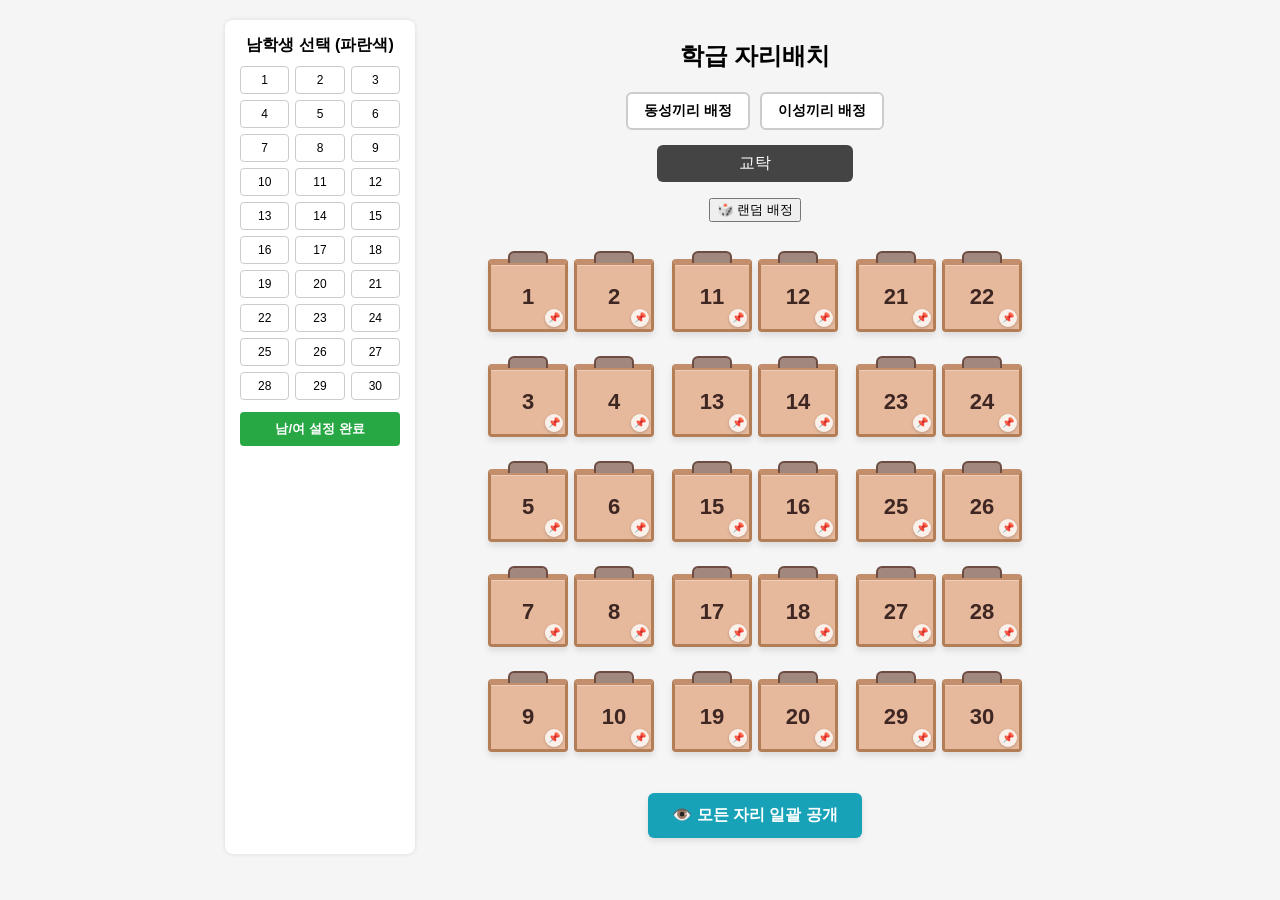
<file: index.html>
<!doctype html>
<html lang="ko">
<head>
    <meta charset="utf-8">
    <meta name="viewport" content="width=device-width, initial-scale=1">
    <title>자리배치</title>
    <link rel="stylesheet" href="style.css">
</head>
<body>

    <!-- 왼쪽 성별 설정 사이드바 -->
    <div id="sidebar">
        <h3>남학생 선택 (파란색)</h3>
        <div id="gender-grid"></div>
        <button id="gender-btn">남/여 설정 완료</button>
    </div>

    <!-- 오른쪽 메인 화면 -->
    <div id="main-content">
        <h2>학급 자리배치</h2>
        
        <!-- 배정 옵션 버튼 -->
        <div id="option-container">
            <button id="opt-same" class="opt-btn">동성끼리 배정</button>
            <button id="opt-diff" class="opt-btn">이성끼리 배정</button>
        </div>

        <div id="t">교탁</div>
        <p><button id="r">🎲 랜덤 배정</button></p>
        <div id="room"></div>
        
        <!-- 하단 일괄공개 버튼 추가 -->
        <p><button id="reveal-all-btn">👁️ 모든 자리 일괄 공개</button></p>
    </div>

    <script src="script.js"></script>
</body>
</html>
</file>
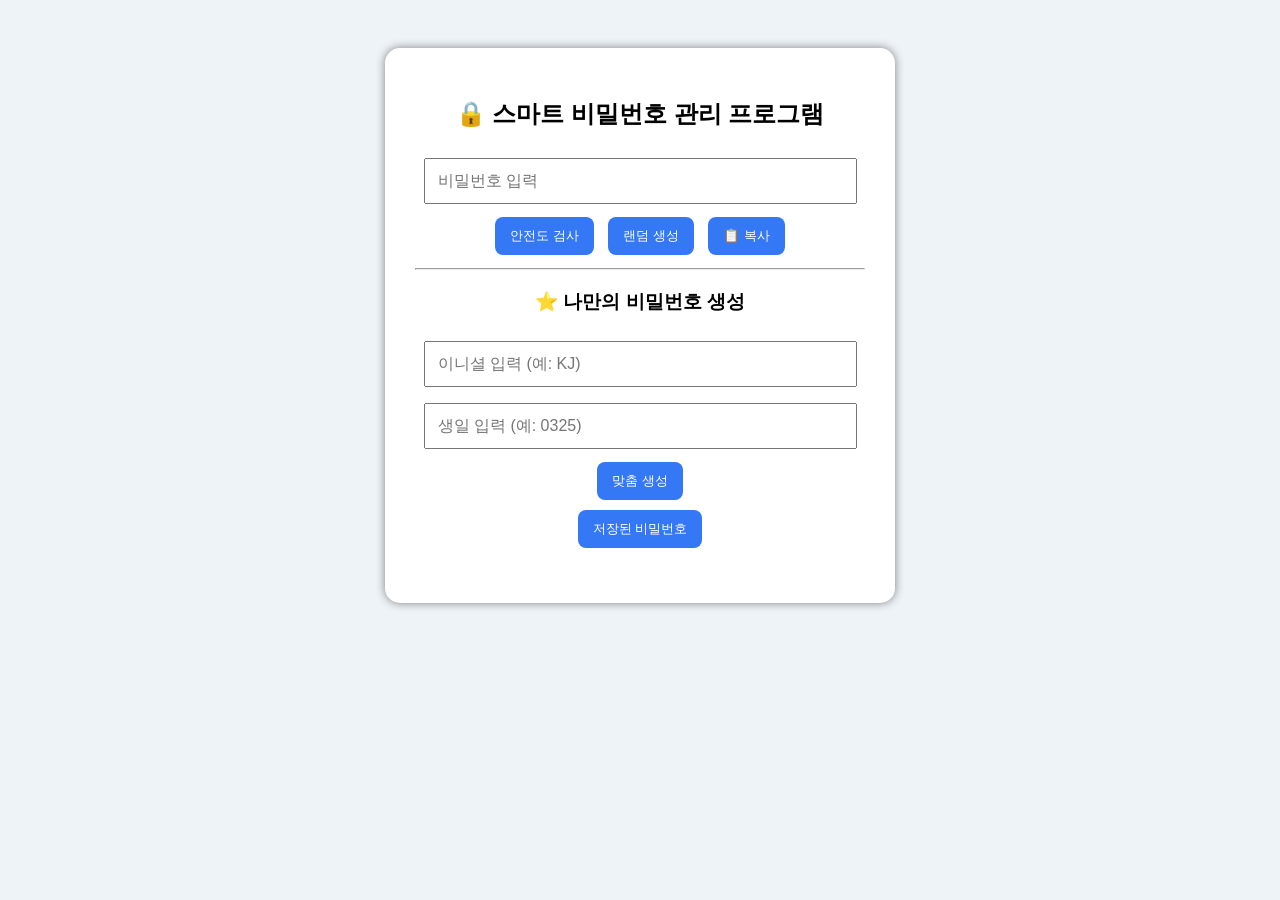
<file: (2조)비번 안전도 검사 사이트.html>
<!DOCTYPE html>
<html lang="ko">
<head>
<meta charset="UTF-8">
<title>스마트 비밀번호 관리 프로그램</title>

<style>

body{
    font-family:Arial;
    background:#eef3f8;
    text-align:center;
    padding:40px;
}

.box{
    background:white;
    width:450px;
    margin:auto;
    padding:30px;
    border-radius:15px;
    box-shadow:0 0 10px gray;
}

input{
    width:90%;
    padding:12px;
    margin:8px;
    font-size:16px;
}

button{
    padding:10px 15px;
    margin:5px;
    border:0;
    border-radius:8px;
    background:#3478f6;
    color:white;
    cursor:pointer;
}

button:hover{
    background:#245dcc;
}

.save{
    background:#28a745;
}

.delete{
    background:#dc3545;
}

#result{
    margin-top:20px;
    font-weight:bold;
}

#savedBox{
    margin-top:20px;
    background:#f2f2f2;
    padding:15px;
    border-radius:10px;
}

.passwordItem{
    background:white;
    padding:10px;
    margin:8px;
    border-radius:8px;
}

</style>

</head>


<body>


<div class="box">


<h2>🔒 스마트 비밀번호 관리 프로그램</h2>


<input id="password"
type="password"
placeholder="비밀번호 입력">


<br>


<button onclick="checkPassword()">
안전도 검사
</button>


<button onclick="makePassword()">
랜덤 생성
</button>


<button onclick="copyPassword()">
📋 복사
</button>


<hr>


<h3>⭐ 나만의 비밀번호 생성</h3>


<input id="initial"
placeholder="이니셜 입력 (예: KJ)">


<input id="birth"
placeholder="생일 입력 (예: 0325)">


<button onclick="makeMyPassword()">
맞춤 생성
</button>


<br>


<button id="saveBtn"
class="save"
onclick="savePassword()"
style="display:none">

비밀번호 저장

</button>


<button onclick="showSaved()">
저장된 비밀번호
</button>



<div id="result"></div>



<div id="savedBox" style="display:none">

<h3>📁 저장 목록</h3>

<div id="savedList"></div>

<div id="view"></div>

</div>


</div>




<script>


let score=0;

let lastPassword="";

let savedPasswords=[];



// 안전도 검사

function checkPassword(){


let pw =
document.getElementById("password").value;


lastPassword=pw;

score=0;

let warning="";



if(pw.length>=8)
score+=25;


if(/[A-Z]/.test(pw))
score+=25;


if(/[0-9]/.test(pw))
score+=25;


if(/[!@#$%^&*]/.test(pw))
score+=25;



let easy=[
"123456",
"12345678",
"password",
"qwerty",
"abc123",
"111111"
];


if(easy.includes(pw.toLowerCase())){

warning+="⚠️ 흔한 비밀번호입니다.<br>";

score-=30;

}



if(/(.)\1{3,}/.test(pw)){

warning+="⚠️ 같은 문자가 반복됩니다.<br>";

score-=20;

}



if(pw.includes("1234")
|| pw.includes("abcd")){

warning+="⚠️ 예측하기 쉬운 순서입니다.<br>";

score-=20;

}



if(score<0)
score=0;



let result=
document.getElementById("result");


result.innerHTML=
"🔍 안전도 : "+score+"점<br><br>"+
warning;



if(score>=50){

result.innerHTML+="✅ 저장 가능한 비밀번호";

result.style.color="green";

document.getElementById("saveBtn")
.style.display="inline-block";

}

else{

result.innerHTML+="❌ 저장 불가능한 비밀번호";

result.style.color="red";

document.getElementById("saveBtn")
.style.display="none";

}


}



// 기억하기 쉬운 랜덤 생성

function makePassword(){


let words=[
"Apple",
"Blue",
"Star",
"Moon",
"Tree"
];


let word=
words[Math.floor(Math.random()*words.length)];


let num=
Math.floor(100+Math.random()*900);


let symbol=[
"!",
"@",
"#"
];


let s=
symbol[Math.floor(Math.random()*symbol.length)];


let pw=
word+num+s;



document.getElementById("password")
.value=pw;



document.getElementById("result")
.innerHTML=
"🎲 추천 비밀번호<br><br><b>"
+pw+
"</b><br>안전도 검사를 눌러주세요.";

}



// 이니셜+생일 생성

function makeMyPassword(){


let initial=
document.getElementById("initial").value;


let birth=
document.getElementById("birth").value;



if(initial=="" || birth==""){

alert("이니셜과 생일을 입력하세요.");

return;

}



let pw=
initial.toUpperCase()
+
birth
+
"!"
+
"a";



document.getElementById("password")
.value=pw;



document.getElementById("result")
.innerHTML=
"⭐ 맞춤형 비밀번호<br><br><b>"
+pw+
"</b><br>안전도 검사를 눌러주세요.";

}




// 복사

function copyPassword(){


let pw=
document.getElementById("password").value;


navigator.clipboard.writeText(pw);


alert("복사 완료!");

}



// 저장

function savePassword(){


savedPasswords.push(lastPassword);


alert("저장 완료!");

}




// 저장 목록 보기

function showSaved(){


document.getElementById("savedBox")
.style.display="block";


let html="";


savedPasswords.forEach(function(pw,index){


html+=

"<div class='passwordItem'>"+
"🔑 비밀번호 "+(index+1)+"<br>"+
"<button onclick='viewPassword("+index+")'>보기</button>"+
"<button class='delete' onclick='deletePassword("+index+")'>삭제</button>"+
"</div>";


});



if(html=="")
html="저장된 비밀번호 없음";


document.getElementById("savedList")
.innerHTML=html;


}



// 보기

function viewPassword(index){


document.getElementById("view")
.innerHTML=

"🔓 비밀번호<br><b>"
+
savedPasswords[index]
+
"</b>";

}



// 삭제

function deletePassword(index){

savedPasswords.splice(index,1);

showSaved();

}


</script>


</body>
</html>
</file>
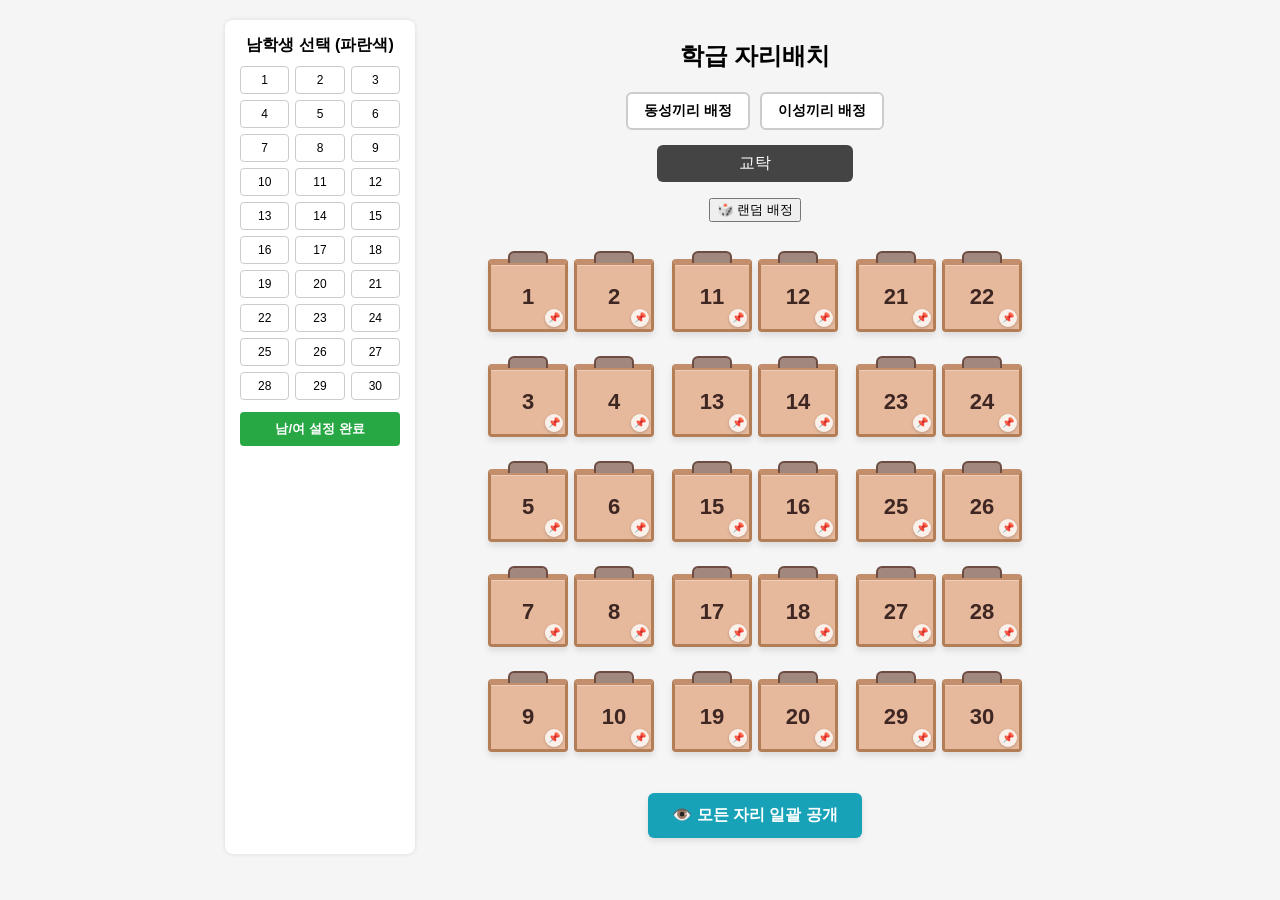
<file: (5조)자리 뽑기 사이트.html>
<!doctype html>
<html lang="ko">
<head>
    <meta charset="utf-8">
    <meta name="viewport" content="width=device-width, initial-scale=1">
    <title>자리배치</title>
    <style>
        body {
    font-family: Arial, sans-serif;
    margin: 20px;
    background: #f5f5f5;
    text-align: center;
    display: flex;
    justify-content: center;
    gap: 40px;
}

#sidebar {
    width: 160px;
    background: #fff;
    padding: 15px;
    border-radius: 8px;
    box-shadow: 0 0 5px rgba(0,0,0,0.1);
    text-align: left;
}

#sidebar h3 {
    margin: 0 0 10px 0;
    font-size: 16px;
    text-align: center;
}

#gender-grid {
    display: grid;
    grid-template-columns: repeat(3, 1fr);
    gap: 6px;
    margin-bottom: 12px;
}

.gender-box {
    border: 1px solid #ccc;
    border-radius: 4px;
    padding: 6px 0;
    text-align: center;
    font-size: 12px;
    cursor: pointer;
    background: #fff;
    user-select: none;
}

.gender-box.male {
    background: #007bff;
    color: #fff;
    border-color: #0056b3;
}

#gender-btn {
    width: 100%;
    padding: 8px;
    font-weight: bold;
    background: #28a745;
    color: white;
    border: none;
    border-radius: 4px;
    cursor: pointer;
}

#main-content {
    flex-grow: 1;
    max-width: 600px;
}

#option-container {
    margin-bottom: 15px;
    display: flex;
    justify-content: center;
    gap: 10px;
}

.opt-btn {
    padding: 8px 16px;
    font-size: 14px;
    font-weight: bold;
    background: #fff;
    border: 2px solid #ccc;
    border-radius: 6px;
    cursor: pointer;
    transition: all 0.2s;
}

.opt-btn.active {
    background: #28a745;
    color: #fff;
    border-color: #1e7e34;
}

#t {
    margin: auto;
    width: 180px;
    background: #444;
    color: #fff;
    padding: 8px;
    border-radius: 6px;
}

#room {
    display: grid;
    grid-template-columns: repeat(3, max-content);
    gap: 18px;
    justify-content: center;
    margin-top: 25px; /* 의자가 올라갈 공간 확보 */
}

.col {
    display: grid;
    gap: 20px; /* 행간 간격을 살짝 넓혀 의자 공간 배정 */
}

.pair {
    display: flex;
    gap: 6px;
}

/* 🪑 책상 모양으로 디자인 수정 */
.seat {
    width: 74px;
    height: 64px; /* 높이를 살짝 줄여 직사각형 책상 비율로 변경 */
    background: #e6b89c; /* 따뜻한 원목 책상 색상 */
    border: 3px solid #b37d56; /* 책상 테두리 마감선 */
    border-top: 6px solid #c28e6b; /* 책상 상판의 입체감을 주는 두꺼운 윗선 */
    border-radius: 4px;
    position: relative;
    display: flex;
    align-items: center;
    justify-content: center;
    font: bold 22px Arial;
    color: #3e2723; /* 가독성 좋은 짙은 갈색 글씨 */
    box-shadow: 0 4px 6px rgba(0,0,0,0.1), inset 0 1px 0 rgba(255,255,255,0.3);
    cursor: move;
    margin-top: 12px; /* 가상 의자가 들어갈 위쪽 여백 */
}

/* 🪑 책상 위에 붙어있는 의자 등받이 효과 */
.seat::before {
    content: "";
    position: absolute;
    top: -14px; /* 책상 위쪽으로 배치 */
    left: 50%;
    transform: translateX(-50%);
    width: 36px;
    height: 10px;
    background: #a1887f; /* 의자 등받이 색상 */
    border: 2px solid #6d4c41;
    border-bottom: none;
    border-top-left-radius: 6px;
    border-top-right-radius: 6px;
}

/* 고정된 책상 스타일 */
.seat.fixed {
    background: #ff8a80; /* 부드러운 다홍빛 톤의 고정 책상 */
    color: #fff;
    border-color: #d32f2f;
    border-top-color: #ffb2a9;
}
.seat.fixed::before {
    background: #d32f2f;
    border-color: #9a0007;
}

.pin {
    position: absolute;
    right: 2px;
    bottom: 2px;
    border: none;
    border-radius: 50%;
    width: 18px;
    height: 18px;
    font-size: 10px;
    cursor: pointer;
    z-index: 10;
    background: rgba(255,255,255,0.8);
    display: flex;
    align-items: center;
    justify-content: center;
    box-shadow: 0 1px 3px rgba(0,0,0,0.2);
}

/* 검은색 가림막 스타일 */
.blind {
    position: absolute;
    top: -6px; /* 두꺼워진 border-top까지 완벽히 가리도록 조정 */
    left: -3px;
    width: calc(100% + 6px);
    height: calc(100% + 9px);
    background: #2b2b2b; /* 고급스러운 다크 그레이 가림막 */
    border: 2px solid #111;
    border-radius: 6px;
    cursor: pointer;
    display: flex;
    align-items: center;
    justify-content: center;
    color: #bbb;
    font-size: 20px;
    z-index: 5;
    box-shadow: 0 3px 5px rgba(0,0,0,0.3);
}

.blind:hover {
    background: #3a3a3a;
    color: #fff;
}

/* 하단 일괄공개 버튼 스타일 */
#reveal-all-btn {
    margin-top: 25px;
    padding: 12px 24px;
    font-size: 16px;
    font-weight: bold;
    background: #17a2b8;
    color: white;
    border: none;
    border-radius: 6px;
    cursor: pointer;
    box-shadow: 0 3px 6px rgba(0,0,0,0.1);
    transition: background 0.2s;
}

#reveal-all-btn:hover {
    background: #138496;
}
    </style>
</head>
<body>

    <!-- 왼쪽 성별 설정 사이드바 -->
    <div id="sidebar">
        <h3>남학생 선택 (파란색)</h3>
        <div id="gender-grid"></div>
        <button id="gender-btn">남/여 설정 완료</button>
    </div>

    <!-- 오른쪽 메인 화면 -->
    <div id="main-content">
        <h2>학급 자리배치</h2>
        
        <!-- 배정 옵션 버튼 -->
        <div id="option-container">
            <button id="opt-same" class="opt-btn">동성끼리 배정</button>
            <button id="opt-diff" class="opt-btn">이성끼리 배정</button>
        </div>

        <div id="t">교탁</div>
        <p><button id="r">🎲 랜덤 배정</button></p>
        <div id="room"></div>
        
        <!-- 하단 일괄공개 버튼 추가 -->
        <p><button id="reveal-all-btn">👁️ 모든 자리 일괄 공개</button></p>
    </div>

    <script>
            const N = 30;
const room = document.getElementById('room');
const genderGrid = document.getElementById('gender-grid');

// state 구조에 각 자리가 공개되었는지 여부를 추적하는 revealed 배열 추가
let state = JSON.parse(localStorage.getItem('seatapp') || 'null') || {
  students: Array.from({ length: N }, (_, i) => i + 1),
  fixed: Array(N).fill(false),
  males: [],
  matchMode: 'none',
  revealed: Array(N).fill(true) // 기본 상태는 모두 공개
};

let selectedMales = [...state.males];

function save() { 
    localStorage.setItem('seatapp', JSON.stringify(state)); 
}

function sh(a) { 
    for (let i = a.length - 1; i > 0; i--) { 
        let j = Math.floor(Math.random() * (i + 1)); 
        [a[i], a[j]] = [a[j], a[i]]; 
    } 
}

// 사이드바 박스 그리기
function drawSidebar() {
  genderGrid.innerHTML = '';
  for (let i = 1; i <= N; i++) {
    let box = document.createElement('div');
    box.className = 'gender-box' + (selectedMales.includes(i) ? ' male' : '');
    box.textContent = i;
    box.onclick = () => {
      if (selectedMales.includes(i)) {
        selectedMales = selectedMales.filter(x => x !== i);
      } else {
        selectedMales.push(i);
      }
      drawSidebar();
    };
    genderGrid.appendChild(box);
  }
}

document.getElementById('gender-btn').onclick = () => {
  state.males = [...selectedMales];
  save();
  alert('성별 설정이 저장되었습니다.');
};

// 배정 옵션 버튼 이벤트 연결
const optSameBtn = document.getElementById('opt-same');
const optDiffBtn = document.getElementById('opt-diff');

function updateOptionUI() {
  optSameBtn.classList.remove('active');
  optDiffBtn.classList.remove('active');
  
  if (state.matchMode === 'same') optSameBtn.classList.add('active');
  if (state.matchMode === 'diff') optDiffBtn.classList.add('active');
}

optSameBtn.onclick = () => {
  state.matchMode = state.matchMode === 'same' ? 'none' : 'same';
  save();
  updateOptionUI();
};

optDiffBtn.onclick = () => {
  state.matchMode = state.matchMode === 'diff' ? 'none' : 'diff';
  save();
  updateOptionUI();
};

let drag = -1;
function draw() {
  room.innerHTML = '';
  let idx = 0;
  for (let c = 0; c < 3; c++) {
    let col = document.createElement('div');
    col.className = 'col';
    for (let r = 0; r < 5; r++) {
      let p = document.createElement('div');
      p.className = 'pair';
      for (let k = 0; k < 2; k++) {
        let i = idx, s = document.createElement('div');
        s.className = 'seat' + (state.fixed[i] ? ' fixed' : '');
        
        // 가림막이 쳐져 있지 않을 때만 드래그가 가능하도록 수정
        s.draggable = !state.fixed[i] && (state.revealed ? state.revealed[i] : true);
        s.dataset.i = i;
        
        // 내부 텍스트로 자리 번호 추가
        s.append(document.createTextNode(state.students[i]));
        
        // 가림막 생성 조건 처리 (고정되지 않았고 비공개 상태인 경우)
        if (!state.fixed[i] && state.revealed && !state.revealed[i]) {
            let blind = document.createElement('div');
            blind.className = 'blind';
            blind.textContent = '❓';
            blind.onclick = (e) => {
                e.stopPropagation(); // 부모(좌석) 클릭 전파 방지
                state.revealed[i] = true;
                save();
                draw();
            };
            s.appendChild(blind);
        }
        
        s.ondragstart = () => drag = i;
        s.ondragover = e => e.preventDefault();
        s.ondrop = e => {
          e.preventDefault();
          let to = i;
          if (drag < 0 || state.fixed[drag] || state.fixed[to]) return;
          [state.students[drag], state.students[to]] = [state.students[to], state.students[drag]];
          
          // 드래그 앤 드롭 시 공개 정보 배열도 연동하여 위치 변경
          if(state.revealed) {
            [state.revealed[drag], state.revealed[to]] = [state.revealed[to], state.revealed[drag]];
          }
          save();
          draw();
        };
        
        let b = document.createElement('button');
        b.className = 'pin';
        b.textContent = '📌';
        b.onclick = e => {
          e.stopPropagation();
          state.fixed[i] = !state.fixed[i];
          if(state.fixed[i] && state.revealed) state.revealed[i] = true; // 핀 고정 시 강제 즉시 공개
          save();
          draw();
        };
        s.appendChild(b);
        p.appendChild(s);
        idx++;
      }
      col.appendChild(p);
    }
    room.appendChild(col);
  }
}

// 랜덤 배정 로직 (남-여 매칭 적용)
document.getElementById('r').onclick = () => {
  let lockedStudents = [];
  for (let i = 0; i < N; i++) {
    if (state.fixed[i]) lockedStudents.push(state.students[i]);
  }
  let pool = state.students.filter(x => !lockedStudents.includes(x));

  let newStudents = [...state.students];

  if (state.matchMode === 'none') {
    sh(pool);
    let pi = 0;
    for (let i = 0; i < N; i++) {
      if (!state.fixed[i]) newStudents[i] = pool[pi++];
    }
  } else {
    let poolMales = pool.filter(x => state.males.includes(x));
    let poolFemales = pool.filter(x => !state.males.includes(x));
    sh(poolMales);
    sh(poolFemales);

    for (let pairIdx = 0; pairIdx < 15; pairIdx++) {
      let idx1 = pairIdx * 2;
      let idx2 = pairIdx * 2 + 1;
      let f1 = state.fixed[idx1];
      let f2 = state.fixed[idx2];

      if (!f1 && !f2) {
        if (state.matchMode === 'diff') {
          if (poolMales.length > 0 && poolFemales.length > 0) {
            let m = poolMales.pop(), f = poolFemales.pop();
            if (Math.random() < 0.5) { newStudents[idx1] = m; newStudents[idx2] = f; }
            else { newStudents[idx1] = f; newStudents[idx2] = m; }
          } else if (poolMales.length >= 2) {
            newStudents[idx1] = poolMales.pop(); newStudents[idx2] = poolMales.pop();
          } else if (poolFemales.length >= 2) {
            newStudents[idx1] = poolFemales.pop(); newStudents[idx2] = poolFemales.pop();
          } else {
            let rest = [...poolMales, ...poolFemales]; sh(rest);
            if(rest[0]) newStudents[idx1] = rest[0]; if(rest[1]) newStudents[idx2] = rest[1];
            poolMales = []; poolFemales = [];
          }
        } else if (state.matchMode === 'same') {
          if (poolMales.length >= 2) {
            newStudents[idx1] = poolMales.pop(); newStudents[idx2] = poolMales.pop();
          } else if (poolFemales.length >= 2) {
            newStudents[idx1] = poolFemales.pop(); newStudents[idx2] = poolFemales.pop();
          } else {
            let rest = [...poolMales, ...poolFemales]; sh(rest);
            if(rest[0]) newStudents[idx1] = rest[0]; if(rest[1]) newStudents[idx2] = rest[1];
            poolMales = []; poolFemales = [];
          }
        }
      }
      else if (!f1 || !f2) {
        let openIdx = !f1 ? idx1 : idx2;
        let fixedIdx = f1 ? idx1 : idx2;
        let isFixedMale = state.males.includes(state.students[fixedIdx]);

        if (state.matchMode === 'diff') {
          if (isFixedMale) {
            if (poolFemales.length > 0) newStudents[openIdx] = poolFemales.pop();
            else if (poolMales.length > 0) newStudents[openIdx] = poolMales.pop();
          } else {
            if (poolMales.length > 0) newStudents[openIdx] = poolMales.pop();
            else if (poolFemales.length > 0) newStudents[openIdx] = poolFemales.pop();
          }
        } else if (state.matchMode === 'same') {
          if (isFixedMale) {
            if (poolMales.length > 0) newStudents[openIdx] = poolMales.pop();
            else if (poolFemales.length > 0) newStudents[openIdx] = poolFemales.pop();
          } else {
            if (poolFemales.length > 0) newStudents[openIdx] = poolFemales.pop();
            else if (poolMales.length > 0) newStudents[openIdx] = poolMales.pop();
          }
        }
      }
    }
  }

  state.students = newStudents;
  
  // 랜덤 배정 완료 시 고정석 외 모든 일반 좌석을 비공개(가림막 작동) 상태로 리셋
  state.revealed = Array(N).fill(false);
  for (let i = 0; i < N; i++) {
    if (state.fixed[i]) state.revealed[i] = true;
  }

  save();
  draw();
};

// 일괄공개 버튼 이벤트 연결
document.getElementById('reveal-all-btn').onclick = () => {
  state.revealed = Array(N).fill(true);
  save();
  draw();
};

// 초기화 실행
drawSidebar();
updateOptionUI();
draw();
    </script>
</body>
</html>
</file>
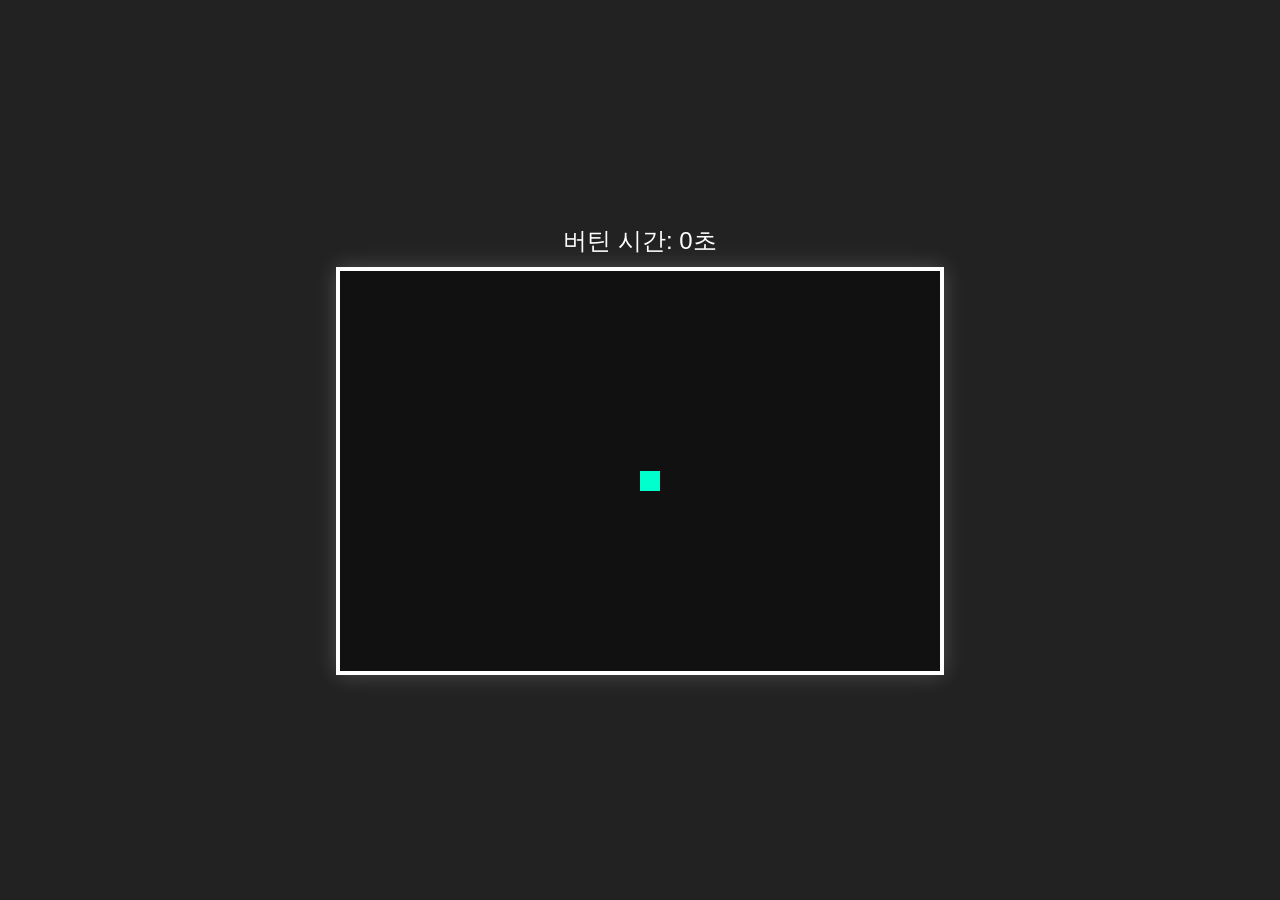
<file: gemini-code-1783746601373.html>
<!DOCTYPE html>
<html lang="ko">
<head>
    <meta charset="UTF-8">
    <meta name="viewport" content="width=device-width, initial-scale=1.0">
    <title>도주 게임 (Evade Game)</title>
    <style>
        body {
            margin: 0;
            background-color: #222;
            color: white;
            font-family: sans-serif;
            display: flex;
            flex-direction: column;
            align-items: center;
            justify-content: center;
            height: 100vh;
            overflow: hidden;
        }
        canvas {
            background-color: #111;
            border: 4px solid #fff;
            box-shadow: 0 0 20px rgba(255, 255, 255, 0.2);
        }
        #score {
            font-size: 24px;
            margin-bottom: 10px;
        }
    </style>
</head>
<body>

    <div id="score">버틴 시간: 0초</div>
    <canvas id="gameCanvas" width="600" height="400"></canvas>

    <script>
        const canvas = document.getElementById("gameCanvas");
        const ctx = canvas.getContext("2d");
        const scoreElement = document.getElementById("score");

        // 게임 상태
        let gameOver = false;
        let startTime = Date.now();
        let score = 0;

        // 플레이어 설정
        const player = {
            x: canvas.width / 2,
            y: canvas.height / 2,
            size: 20,
            speed: 5,
            color: "#00ffcc"
        };

        // 적 설정
        const enemies = [];
        const enemySpawnInterval = 1000; // 1초마다 적 생성
        let lastSpawnTime = 0;

        // 키보드 입력 상태
        const keys = {};

        window.addEventListener("keydown", (e) => keys[e.key] = true);
        window.addEventListener("keyup", (e) => keys[e.key] = false);

        // 적 생성 함수
        function spawnEnemy() {
            const size = Math.random() * 15 + 10; // 크기 랜덤
            let x, y;

            // 화면 외각 4면 중 한 곳에서 등장
            if (Math.random() < 0.5) {
                x = Math.random() < 0.5 ? 0 - size : canvas.width + size;
                y = Math.random() * canvas.height;
            } else {
                x = Math.random() * canvas.width;
                y = Math.random() < 0.5 ? 0 - size : canvas.height + size;
            }

            // 플레이어 방향으로 속도 계산
            const angle = Math.atan2(player.y - y, player.x - x);
            const speed = Math.random() * 2 + 2; // 속도 랜덤

            enemies.push({
                x: x,
                y: y,
                size: size,
                vx: Math.cos(angle) * speed,
                vy: Math.sin(angle) * speed,
                color: "#ff3366"
            });
        }

        // 충돌 체크 함수
        function checkCollision(rect1, rect2) {
            return rect1.x < rect2.x + rect2.size &&
                   rect1.x + rect1.size > rect2.x &&
                   rect1.y < rect2.y + rect2.size &&
                   rect1.y + rect1.size > rect2.y;
        }

        // 게임 루프
        function gameLoop(timestamp) {
            if (gameOver) {
                ctx.fillStyle = "rgba(0, 0, 0, 0.7)";
                ctx.fillRect(0, 0, canvas.width, canvas.height);
                ctx.fillStyle = "white";
                ctx.font = "30px sans-serif";
                ctx.fillText("게임 오버! F5를 눌러 재시작", canvas.width / 2 - 170, canvas.height / 2);
                return;
            }

            ctx.clearRect(0, 0, canvas.width, canvas.height);

            // 시간 점수 계산
            score = Math.floor((Date.now() - startTime) / 1000);
            scoreElement.innerText = `버틴 시간: ${score}초`;

            // 플레이어 이동 제한 및 처리
            if ((keys["ArrowUp"] || keys["w"]) && player.y > 0) player.y -= player.speed;
            if ((keys["ArrowDown"] || keys["s"]) && player.y < canvas.height - player.size) player.y += player.speed;
            if ((keys["ArrowLeft"] || keys["a"]) && player.x > 0) player.x -= player.speed;
            if ((keys["ArrowRight"] || keys["d"]) && player.x < canvas.width - player.size) player.x += player.speed;

            // 플레이어 그리기
            ctx.fillStyle = player.color;
            ctx.fillRect(player.x, player.y, player.size, player.size);

            // 일정 시간마다 적 스폰
            if (timestamp - lastSpawnTime > enemySpawnInterval) {
                spawnEnemy();
                lastSpawnTime = timestamp;
            }

            // 적 업데이트 및 그리기
            for (let i = enemies.length - 1; i >= 0; i--) {
                const enemy = enemies[i];
                enemy.x += enemy.vx;
                enemy.y += enemy.vy;

                ctx.fillStyle = enemy.color;
                ctx.fillRect(enemy.x, enemy.y, enemy.size, enemy.size);

                // 충돌 검사
                if (checkCollision(player, enemy)) {
                    gameOver = true;
                }

                // 화면 밖으로 나간 적 제거
                if (enemy.x < -50 || enemy.x > canvas.width + 50 || enemy.y < -50 || enemy.y > canvas.height + 50) {
                    enemies.splice(i, 1);
                }
            }

            requestAnimationFrame(gameLoop);
        }

        // 게임 시작
        requestAnimationFrame(gameLoop);
    </script>
</body>
</html>
</file>
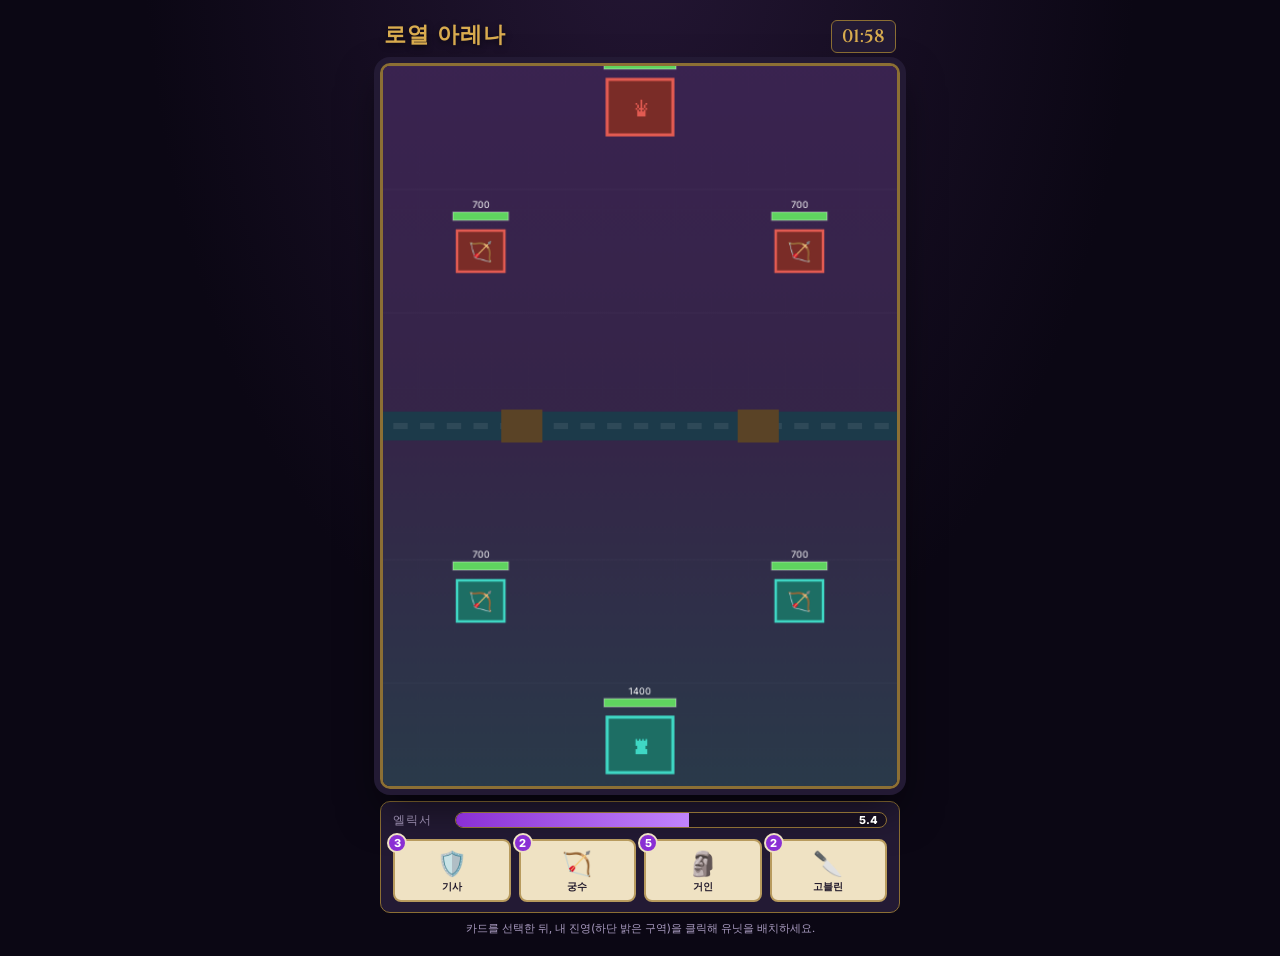
<file: 클로(정우린).html>
<!DOCTYPE html>
<html lang="ko">
<head>
<meta charset="UTF-8">
<meta name="viewport" content="width=device-width, initial-scale=1.0">
<title>로열 아레나 : 카드 배틀</title>
<link rel="preconnect" href="https://fonts.googleapis.com">
<link href="https://fonts.googleapis.com/css2?family=Cinzel:wght@600;800&family=Inter:wght@400;600;800&display=swap" rel="stylesheet">
<style>
  :root{
    --bg-void:#0b0714;
    --stone-dark:#231a34;
    --stone-mid:#352548;
    --river:#1c3a4a;
    --gold:#d9ac4f;
    --gold-dim:#8c6f34;
    --player:#3fd7c4;
    --player-dim:#1d6e64;
    --enemy:#e35b52;
    --enemy-dim:#7a2c27;
    --parchment:#efe2c3;
    --ink:#221a2c;
    --muted:#a99bc0;
  }
  *{box-sizing:border-box;}
  body{
    margin:0;
    min-height:100vh;
    background:radial-gradient(ellipse at 50% -10%, #241634 0%, var(--bg-void) 55%);
    display:flex;
    align-items:center;
    justify-content:center;
    font-family:'Inter',sans-serif;
    color:var(--parchment);
    padding:20px;
  }
  .stage{
    width:520px;
    max-width:100%;
  }
  header{
    display:flex;
    align-items:baseline;
    justify-content:space-between;
    margin-bottom:10px;
    padding:0 4px;
  }
  h1{
    font-family:'Cinzel',serif;
    font-weight:800;
    font-size:22px;
    letter-spacing:1px;
    margin:0;
    color:var(--gold);
    text-shadow:0 2px 6px rgba(0,0,0,.6);
  }
  #timer{
    font-family:'Cinzel',serif;
    font-weight:600;
    font-size:18px;
    background:var(--stone-dark);
    border:1px solid var(--gold-dim);
    border-radius:6px;
    padding:3px 10px;
    color:var(--gold);
  }
  .arena-wrap{
    position:relative;
    border:3px solid var(--gold-dim);
    border-radius:10px;
    box-shadow:0 0 0 6px var(--stone-dark), 0 20px 40px rgba(0,0,0,.5);
    overflow:hidden;
  }
  canvas{
    display:block;
    width:100%;
    height:auto;
    background:var(--stone-mid);
    cursor:crosshair;
  }
  .overlay{
    position:absolute;
    inset:0;
    background:rgba(10,6,16,.82);
    display:flex;
    align-items:center;
    justify-content:center;
    transition:opacity .3s;
  }
  .overlay.hidden{ opacity:0; pointer-events:none; }
  .overlay-card{
    text-align:center;
    background:var(--stone-dark);
    border:2px solid var(--gold);
    border-radius:12px;
    padding:28px 34px;
  }
  #overlay-title{
    font-family:'Cinzel',serif;
    font-size:28px;
    margin:0 0 16px;
    color:var(--gold);
  }
  #restart-btn{
    font-family:'Inter',sans-serif;
    font-weight:800;
    font-size:14px;
    background:var(--gold);
    color:var(--ink);
    border:none;
    border-radius:8px;
    padding:10px 22px;
    cursor:pointer;
    letter-spacing:.5px;
  }
  #restart-btn:hover{ filter:brightness(1.08); }
  .hud{
    margin-top:12px;
    background:var(--stone-dark);
    border:1px solid var(--gold-dim);
    border-radius:10px;
    padding:10px 12px;
  }
  .elixir-wrap{
    display:flex;
    align-items:center;
    gap:10px;
    margin-bottom:10px;
  }
  .elixir-label{
    font-family:'Cinzel',serif;
    font-size:12px;
    color:var(--muted);
    letter-spacing:1px;
    width:52px;
  }
  .elixir-bar{
    position:relative;
    flex:1;
    height:16px;
    background:#160f1f;
    border:1px solid var(--gold-dim);
    border-radius:8px;
    overflow:hidden;
  }
  .elixir-fill{
    height:100%;
    width:50%;
    background:linear-gradient(90deg,#8a2fd4,#c084fc);
    transition:width .2s linear;
  }
  #elixir-count{
    position:absolute;
    right:8px;
    top:50%;
    transform:translateY(-50%);
    font-size:11px;
    font-weight:800;
    color:#fff;
    text-shadow:0 1px 2px rgba(0,0,0,.8);
  }
  .hand{
    display:grid;
    grid-template-columns:repeat(4,1fr);
    gap:8px;
  }
  .card{
    position:relative;
    background:var(--parchment);
    color:var(--ink);
    border-radius:8px;
    border:2px solid #b89b5e;
    padding:8px 4px 6px;
    text-align:center;
    cursor:pointer;
    user-select:none;
    transition:transform .12s, box-shadow .12s;
  }
  .card:hover{ transform:translateY(-3px); }
  .card.selected{
    border-color:var(--gold);
    box-shadow:0 0 0 3px rgba(217,172,79,.55);
    transform:translateY(-5px);
  }
  .card.disabled{
    opacity:.45;
    cursor:not-allowed;
    filter:grayscale(.4);
  }
  .card .icon{ font-size:24px; display:block; }
  .card .name{ font-size:10px; font-weight:800; display:block; margin-top:2px; }
  .card .cost{
    position:absolute;
    top:-8px;
    left:-8px;
    width:20px;
    height:20px;
    border-radius:50%;
    background:#8a2fd4;
    color:#fff;
    font-size:11px;
    font-weight:800;
    display:flex;
    align-items:center;
    justify-content:center;
    border:2px solid #efe2c3;
  }
  .hint{
    text-align:center;
    font-size:11px;
    color:var(--muted);
    margin-top:8px;
  }
</style>
</head>
<body>
<div class="stage">
  <header>
    <h1>로열 아레나</h1>
    <div id="timer">02:00</div>
  </header>
  <div class="arena-wrap">
    <canvas id="arena" width="500" height="700"></canvas>
    <div class="overlay hidden" id="overlay">
      <div class="overlay-card">
        <h2 id="overlay-title">승리!</h2>
        <button id="restart-btn">다시 시작</button>
      </div>
    </div>
  </div>
  <div class="hud">
    <div class="elixir-wrap">
      <div class="elixir-label">엘릭서</div>
      <div class="elixir-bar"><div class="elixir-fill" id="elixir-fill"></div><span id="elixir-count">5</span></div>
    </div>
    <div class="hand" id="hand"></div>
  </div>
  <div class="hint">카드를 선택한 뒤, 내 진영(하단 밝은 구역)을 클릭해 유닛을 배치하세요.</div>
</div>

<script>
(function(){
  const canvas = document.getElementById('arena');
  const ctx = canvas.getContext('2d');
  const W = canvas.width, H = canvas.height;

  const RIVER_Y = 350;
  const RIVER_HALF = 18;
  const BRIDGE_XS = [135, 365];
  const PLAYER_DEPLOY = {x0:20, x1:480, y0:390, y1:635};
  const AGGRO_RANGE = 170;

  const CARDS = {
    knight:  {id:'knight', name:'기사', cost:3, hp:340, dmg:32, range:26, speed:42, atkInterval:1.0, count:1, radius:14, icon:'🛡️', buildingOnly:false},
    archer:  {id:'archer', name:'궁수', cost:2, hp:90,  dmg:22, range:130,speed:46, atkInterval:1.1, count:1, radius:11, icon:'🏹', buildingOnly:false},
    giant:   {id:'giant',  name:'거인', cost:5, hp:650, dmg:38, range:28, speed:26, atkInterval:1.3, count:1, radius:19, icon:'🗿', buildingOnly:true},
    goblin:  {id:'goblin', name:'고블린',cost:2, hp:70,  dmg:16, range:18, speed:62, atkInterval:0.7, count:3, radius:9,  icon:'🔪', buildingOnly:false},
  };
  const CARD_ORDER = ['knight','archer','giant','goblin'];

  let state = null;

  function freshState(){
    return {
      running:true,
      timeLeft:120,
      selectedCard:null,
      player:{
        elixir:5, maxElixir:10, elixirRate:1/2.8,
      },
      ai:{
        elixir:5, maxElixir:10, elixirRate:1/2.8, spawnCooldown:1.5,
      },
      towers:[
        {owner:'player', kind:'king', x:250, y:660, hp:1400, maxHp:1400, dmg:45, range:120, interval:0.9, cooldown:0, w:64, h:54},
        {owner:'enemy',  kind:'king', x:250, y:40,  hp:1400, maxHp:1400, dmg:45, range:120, interval:0.9, cooldown:0, w:64, h:54},
        {owner:'player', kind:'princess', x:95,  y:520, hp:700, maxHp:700, dmg:32, range:115, interval:0.85, cooldown:0, w:46, h:40},
        {owner:'player', kind:'princess', x:405, y:520, hp:700, maxHp:700, dmg:32, range:115, interval:0.85, cooldown:0, w:46, h:40},
        {owner:'enemy',  kind:'princess', x:95,  y:180, hp:700, maxHp:700, dmg:32, range:115, interval:0.85, cooldown:0, w:46, h:40},
        {owner:'enemy',  kind:'princess', x:405, y:180, hp:700, maxHp:700, dmg:32, range:115, interval:0.85, cooldown:0, w:46, h:40},
      ],
      units:[],
      projectiles:[],
      nextId:1,
    };
  }

  function dist(ax,ay,bx,by){ return Math.hypot(ax-bx, ay-by); }

  function spawnUnit(cardId, owner, x, y, jitter){
    const c = CARDS[cardId];
    const n = c.count || 1;
    for(let i=0;i<n;i++){
      const ox = x + (jitter ? (Math.random()-0.5)*50 : (i-(n-1)/2)*26);
      const oy = y + (jitter ? (Math.random()-0.5)*20 : 0);
      const fx = Math.min(475, Math.max(25, ox));
      const bridgeX = BRIDGE_XS.reduce((a,b)=> Math.abs(b-fx)<Math.abs(a-fx) ? b : a, BRIDGE_XS[0]);
      state.units.push({
        id: state.nextId++,
        owner, card:cardId,
        x: fx,
        y: Math.min(680, Math.max(20, oy)),
        hp: c.hp, maxHp: c.hp,
        dmg: c.dmg, range: c.range, speed: c.speed,
        atkInterval: c.atkInterval, cooldown:0,
        buildingOnly: c.buildingOnly,
        radius: c.radius, icon: c.icon,
        bridgeX,
        retarget:0, targetId:null, targetIsTower:false,
      });
    }
  }

  function getRiverWaypoint(u, tx, ty){
    const uSide = u.y < RIVER_Y ? 'top' : 'bottom';
    const tSide = ty < RIVER_Y ? 'top' : 'bottom';
    if(uSide === tSide) return {x:tx, y:ty};
    const atBridgeX = Math.abs(u.x - u.bridgeX) < 16;
    const inRiverBand = u.y > RIVER_Y - RIVER_HALF - 10 && u.y < RIVER_Y + RIVER_HALF + 10;
    if(atBridgeX || inRiverBand) return {x:tx, y:ty};
    const waypointY = uSide==='top' ? RIVER_Y - RIVER_HALF - 6 : RIVER_Y + RIVER_HALF + 6;
    return {x:u.bridgeX, y:waypointY};
  }

  function spawnProjectile(attacker, target, dmg){
    state.projectiles.push({
      x:attacker.x, y:attacker.y,
      target, dmg,
      speed:280,
      owner:attacker.owner,
      color: attacker.owner==='player' ? '#8be9dd' : '#ff9c94',
    });
  }

  function updateProjectiles(dt){
    for(const p of state.projectiles){
      if(!p.target || p.target.hp<=0){ p.dead=true; continue; }
      const d = dist(p.x,p.y,p.target.x,p.target.y);
      if(d<10){
        p.target.hp -= p.dmg;
        p.dead=true;
        continue;
      }
      const nx=(p.target.x-p.x)/d, ny=(p.target.y-p.y)/d;
      p.x += nx*p.speed*dt;
      p.y += ny*p.speed*dt;
    }
    state.projectiles = state.projectiles.filter(p=>!p.dead);
  }

  function findTarget(u){
    let best=null, bestD=Infinity;
    for(const o of state.units){
      if(o.owner===u.owner) continue;
      if(u.buildingOnly) continue;
      const d = dist(u.x,u.y,o.x,o.y);
      if(d<AGGRO_RANGE && d<bestD){ best=o; bestD=d; }
    }
    if(best) return {id:best.id, isTower:false};
    let bestTower=null, bestTd=Infinity;
    for(const t of state.towers){
      if(t.owner===u.owner || t.hp<=0) continue;
      const d = dist(u.x,u.y,t.x,t.y);
      if(d<bestTd){ bestTower=t; bestTd=d; }
    }
    return bestTower ? {id:null, isTower:true, tower:bestTower} : null;
  }

  function getEntityById(id, isTower){
    if(isTower) return state.towers.find(t=>t.owner);
    return state.units.find(x=>x.id===id);
  }

  function update(dt){
    if(!state.running) return;

    state.timeLeft -= dt;
    if(state.timeLeft<=0){
      state.timeLeft = 0;
      const p = state.towers[0], e = state.towers[1];
      endGame(p.hp/p.maxHp >= e.hp/e.maxHp ? 'win' : 'lose');
      return;
    }

    state.player.elixir = Math.min(state.player.maxElixir, state.player.elixir + state.player.elixirRate*dt);
    state.ai.elixir = Math.min(state.ai.maxElixir, state.ai.elixir + state.ai.elixirRate*dt);

    state.ai.spawnCooldown -= dt;
    if(state.ai.spawnCooldown<=0){
      state.ai.spawnCooldown = 1.6 + Math.random()*1.2;
      const affordable = CARD_ORDER.filter(id=>CARDS[id].cost<=state.ai.elixir);
      if(affordable.length){
        const pick = affordable[Math.floor(Math.random()*affordable.length)];
        state.ai.elixir -= CARDS[pick].cost;
        const lane = Math.random()<0.5 ? 130 : 370;
        spawnUnit(pick, 'enemy', lane, 90, true);
      }
    }

    for(const t of state.towers){
      if(t.hp<=0) continue;
      t.cooldown -= dt;
      if(t.cooldown<=0){
        let best=null,bestD=Infinity;
        for(const o of state.units){
          if(o.owner===t.owner) continue;
          const d = dist(t.x,t.y,o.x,o.y);
          if(d<t.range && d<bestD){ best=o; bestD=d; }
        }
        if(best){
          spawnProjectile(t, best, t.dmg);
          t.cooldown = t.interval;
        }
      }
    }

    for(const u of state.units){
      if(u.hp<=0) continue;
      u.retarget -= dt;
      if(u.retarget<=0){
        const tgt = findTarget(u);
        u.retarget = 0.35;
        if(tgt){
          u.targetId = tgt.isTower ? null : tgt.id;
          u.targetIsTower = !!tgt.isTower;
          u.targetTowerRef = tgt.isTower ? tgt.tower : null;
        } else {
          u.targetId=null; u.targetIsTower=false; u.targetTowerRef=null;
        }
      }

      let tx=null, ty=null, targetHpRef=null, targetDead=false;
      if(u.targetIsTower && u.targetTowerRef){
        if(u.targetTowerRef.hp<=0){ targetDead=true; }
        else { tx=u.targetTowerRef.x; ty=u.targetTowerRef.y; }
      } else if(u.targetId){
        const o = state.units.find(x=>x.id===u.targetId);
        if(!o || o.hp<=0){ targetDead=true; }
        else { tx=o.x; ty=o.y; targetHpRef=o; }
      } else {
        targetDead=true;
      }

      if(targetDead){
        const dir = u.owner==='player' ? -1 : 1;
        ty = u.y + dir*40; tx = u.x;
      }

      const d = dist(u.x,u.y,tx,ty);
      const reach = (targetHpRef ? u.range+targetHpRef.radius : u.range+ (u.targetIsTower?26:0));
      if(tx!==null && d>reach){
        const wp = getRiverWaypoint(u, tx, ty);
        const dd = dist(u.x,u.y,wp.x,wp.y);
        if(dd>0.01){
          const nx=(wp.x-u.x)/dd, ny=(wp.y-u.y)/dd;
          u.x += nx*u.speed*dt;
          u.y += ny*u.speed*dt;
          u.x = Math.min(495,Math.max(5,u.x));
          u.y = Math.min(695,Math.max(5,u.y));
        }
      } else if(!targetDead) {
        u.cooldown -= dt;
        if(u.cooldown<=0){
          u.cooldown = u.atkInterval;
          const targetRef = u.targetIsTower ? u.targetTowerRef : targetHpRef;
          if(targetRef){
            if(u.range>40){
              spawnProjectile(u, targetRef, u.dmg);
            } else {
              targetRef.hp -= u.dmg;
            }
          }
        }
      }
    }

    updateProjectiles(dt);

    state.units = state.units.filter(u=>u.hp>0);

    const p = state.towers[0], e = state.towers[1];
    if(p.hp<=0){ endGame('lose'); }
    else if(e.hp<=0){ endGame('win'); }
  }

  function endGame(result){
    state.running=false;
    const overlay = document.getElementById('overlay');
    const title = document.getElementById('overlay-title');
    title.textContent = result==='win' ? '승리! 🏆' : (result==='lose' ? '패배...' : '무승부');
    overlay.classList.remove('hidden');
  }

  function drawTower(t){
    const alive = t.hp>0;
    const color = (t.owner==='player' ? getComputedStyle(document.documentElement).getPropertyValue('--player') : getComputedStyle(document.documentElement).getPropertyValue('--enemy')).trim();
    const dim = (t.owner==='player' ? getComputedStyle(document.documentElement).getPropertyValue('--player-dim') : getComputedStyle(document.documentElement).getPropertyValue('--enemy-dim')).trim();

    ctx.save();
    if(!alive) ctx.globalAlpha = 0.35;
    ctx.fillStyle = dim;
    ctx.fillRect(t.x-t.w/2, t.y-t.h/2, t.w, t.h);
    ctx.strokeStyle = color;
    ctx.lineWidth = t.kind==='king' ? 3 : 2.5;
    ctx.strokeRect(t.x-t.w/2, t.y-t.h/2, t.w, t.h);
    ctx.font = (t.kind==='king' ? '26px' : '19px') + ' serif';
    ctx.textAlign='center'; ctx.textBaseline='middle';
    ctx.fillStyle = color;
    const icon = t.kind==='king' ? (t.owner==='player'?'♜':'♛') : '🏹';
    ctx.fillText(icon, t.x, t.y+2);
    ctx.restore();

    if(!alive){
      ctx.fillStyle='rgba(255,255,255,.55)';
      ctx.font='16px sans-serif';
      ctx.textAlign='center'; ctx.textBaseline='middle';
      ctx.fillText('✕', t.x, t.y+2);
      return;
    }

    const barW = t.kind==='king' ? 70 : 54, barH=8, bx=t.x-barW/2, by=t.y-t.h/2-18;
    ctx.fillStyle='rgba(0,0,0,.5)';
    ctx.fillRect(bx,by,barW,barH);
    ctx.fillStyle = t.hp/t.maxHp>0.3 ? '#5fd45f' : '#e35b52';
    ctx.fillRect(bx,by,barW*Math.max(0,t.hp/t.maxHp),barH);
    ctx.strokeStyle='rgba(255,255,255,.4)'; ctx.lineWidth=1;
    ctx.strokeRect(bx,by,barW,barH);

    ctx.fillStyle='#fff';
    ctx.font='9px Inter, sans-serif';
    ctx.textAlign='center'; ctx.textBaseline='alphabetic';
    ctx.fillText(Math.ceil(t.hp), t.x, by-4);
  }

  function drawUnit(u){
    const color = u.owner==='player' ? '#3fd7c4' : '#e35b52';
    ctx.beginPath();
    ctx.arc(u.x,u.y,u.radius,0,Math.PI*2);
    ctx.fillStyle = 'rgba(20,14,28,.9)';
    ctx.fill();
    ctx.lineWidth=2.5;
    ctx.strokeStyle = color;
    ctx.stroke();
    ctx.font = (u.radius*1.3)+'px serif';
    ctx.textAlign='center'; ctx.textBaseline='middle';
    ctx.fillText(u.icon, u.x, u.y+1);

    const barW = u.radius*2.2, barH=4, bx=u.x-barW/2, by=u.y-u.radius-9;
    ctx.fillStyle='rgba(0,0,0,.55)';
    ctx.fillRect(bx,by,barW,barH);
    ctx.fillStyle = u.hp/u.maxHp>0.3 ? '#5fd45f' : '#e35b52';
    ctx.fillRect(bx,by,barW*Math.max(0,u.hp/u.maxHp),barH);

    ctx.fillStyle='#fff';
    ctx.font='8px Inter, sans-serif';
    ctx.textAlign='center'; ctx.textBaseline='alphabetic';
    ctx.fillText(Math.ceil(u.hp), u.x, by-3);
  }

  function drawProjectile(p){
    ctx.beginPath();
    ctx.arc(p.x,p.y,4,0,Math.PI*2);
    ctx.fillStyle = p.color;
    ctx.fill();
    ctx.strokeStyle='rgba(255,255,255,.85)';
    ctx.lineWidth=1;
    ctx.stroke();
  }

  function render(){
    ctx.clearRect(0,0,W,H);

    const grad = ctx.createLinearGradient(0,0,0,H);
    grad.addColorStop(0,'#3a2350');
    grad.addColorStop(0.5,'#352548');
    grad.addColorStop(1,'#2a3a4a');
    ctx.fillStyle=grad;
    ctx.fillRect(0,0,W,H);

    for(let i=0;i<6;i++){
      ctx.strokeStyle='rgba(255,255,255,.03)';
      ctx.beginPath(); ctx.moveTo(0,i*120); ctx.lineTo(W,i*120); ctx.stroke();
    }

    ctx.fillStyle='#1c3a4a';
    ctx.fillRect(0,RIVER_Y-14,W,28);
    ctx.fillStyle='rgba(255,255,255,.08)';
    for(let x=10;x<W;x+=26){ ctx.fillRect(x,RIVER_Y-3,14,6); }
    ctx.fillStyle='#5a4326';
    ctx.fillRect(115,RIVER_Y-16,40,32);
    ctx.fillRect(345,RIVER_Y-16,40,32);

    if(state.selectedCard){
      const z = PLAYER_DEPLOY;
      ctx.fillStyle='rgba(63,215,196,.14)';
      ctx.fillRect(z.x0,z.y0,z.x1-z.x0,z.y1-z.y0);
      ctx.strokeStyle='rgba(63,215,196,.5)';
      ctx.setLineDash([6,6]);
      ctx.strokeRect(z.x0,z.y0,z.x1-z.x0,z.y1-z.y0);
      ctx.setLineDash([]);
    }

    for(const t of state.towers) drawTower(t);
    for(const u of state.units) drawUnit(u);
    for(const p of state.projectiles) drawProjectile(p);
  }

  function inDeployZone(x,y){
    const z = PLAYER_DEPLOY;
    return x>=z.x0 && x<=z.x1 && y>=z.y0 && y<=z.y1;
  }

  const handEls = {};

  function buildHand(){
    const hand = document.getElementById('hand');
    hand.innerHTML='';
    for(const id of CARD_ORDER){
      const c = CARDS[id];
      const div = document.createElement('div');
      div.className = 'card';
      div.innerHTML = `<div class="cost">${c.cost}</div><span class="icon">${c.icon}</span><span class="name">${c.name}</span>`;
      div.addEventListener('click', ()=>{
        if(!state.running) return;
        if(state.player.elixir < c.cost) return;
        state.selectedCard = (state.selectedCard===id) ? null : id;
        refreshHand();
      });
      hand.appendChild(div);
      handEls[id] = div;
    }
  }

  // 카드 엘리먼트는 buildHand()에서 한 번만 만들고, 여기서는 클래스만 갱신한다.
  // (매 프레임 DOM을 통째로 새로 만들면 탭하는 순간 엘리먼트가 교체돼 클릭이 씹힐 수 있음)
  function refreshHand(){
    for(const id of CARD_ORDER){
      const c = CARDS[id];
      const div = handEls[id];
      if(!div) continue;
      const affordable = state.player.elixir >= c.cost;
      div.classList.toggle('selected', state.selectedCard===id);
      div.classList.toggle('disabled', !affordable);
    }
  }

  canvas.addEventListener('click', (ev)=>{
    if(!state.running || !state.selectedCard) return;
    const rect = canvas.getBoundingClientRect();
    const scaleX = W/rect.width, scaleY = H/rect.height;
    const x = (ev.clientX-rect.left)*scaleX;
    const y = (ev.clientY-rect.top)*scaleY;
    if(!inDeployZone(x,y)) return;
    const c = CARDS[state.selectedCard];
    if(state.player.elixir < c.cost) return;
    state.player.elixir -= c.cost;
    spawnUnit(state.selectedCard, 'player', x, y, true);
    state.selectedCard = null;
    refreshHand();
  });

  function updateHud(){
    const fill = document.getElementById('elixir-fill');
    const count = document.getElementById('elixir-count');
    const pct = (state.player.elixir/state.player.maxElixir)*100;
    fill.style.width = pct+'%';
    count.textContent = Math.floor(state.player.elixir*10)/10;

    const m = Math.floor(state.timeLeft/60);
    const s = Math.floor(state.timeLeft%60);
    document.getElementById('timer').textContent = `${String(m).padStart(2,'0')}:${String(s).padStart(2,'0')}`;
  }

  let last = performance.now();
  let handTimer = 0;
  function loop(now){
    const dt = Math.min(0.05, (now-last)/1000);
    last = now;
    update(dt);
    render();
    updateHud();
    handTimer += dt;
    if(handTimer > 0.1){
      handTimer = 0;
      refreshHand();
    }
    requestAnimationFrame(loop);
  }

  function startGame(){
    state = freshState();
    document.getElementById('overlay').classList.add('hidden');
    refreshHand();
  }

  document.getElementById('restart-btn').onclick = startGame;

  buildHand();
  startGame();
  requestAnimationFrame(loop);
})();
</script>
</body>
</html>
</file>
<file: style.css>
body {
    font-family: Arial, sans-serif;
    margin: 20px;
    background: #f5f5f5;
    text-align: center;
    display: flex;
    justify-content: center;
    gap: 40px;
}

#sidebar {
    width: 160px;
    background: #fff;
    padding: 15px;
    border-radius: 8px;
    box-shadow: 0 0 5px rgba(0,0,0,0.1);
    text-align: left;
}

#sidebar h3 {
    margin: 0 0 10px 0;
    font-size: 16px;
    text-align: center;
}

#gender-grid {
    display: grid;
    grid-template-columns: repeat(3, 1fr);
    gap: 6px;
    margin-bottom: 12px;
}

.gender-box {
    border: 1px solid #ccc;
    border-radius: 4px;
    padding: 6px 0;
    text-align: center;
    font-size: 12px;
    cursor: pointer;
    background: #fff;
    user-select: none;
}

.gender-box.male {
    background: #007bff;
    color: #fff;
    border-color: #0056b3;
}

#gender-btn {
    width: 100%;
    padding: 8px;
    font-weight: bold;
    background: #28a745;
    color: white;
    border: none;
    border-radius: 4px;
    cursor: pointer;
}

#main-content {
    flex-grow: 1;
    max-width: 600px;
}

#option-container {
    margin-bottom: 15px;
    display: flex;
    justify-content: center;
    gap: 10px;
}

.opt-btn {
    padding: 8px 16px;
    font-size: 14px;
    font-weight: bold;
    background: #fff;
    border: 2px solid #ccc;
    border-radius: 6px;
    cursor: pointer;
    transition: all 0.2s;
}

.opt-btn.active {
    background: #28a745;
    color: #fff;
    border-color: #1e7e34;
}

#t {
    margin: auto;
    width: 180px;
    background: #444;
    color: #fff;
    padding: 8px;
    border-radius: 6px;
}

#room {
    display: grid;
    grid-template-columns: repeat(3, max-content);
    gap: 18px;
    justify-content: center;
    margin-top: 25px; /* 의자가 올라갈 공간 확보 */
}

.col {
    display: grid;
    gap: 20px; /* 행간 간격을 살짝 넓혀 의자 공간 배정 */
}

.pair {
    display: flex;
    gap: 6px;
}

/* 🪑 책상 모양으로 디자인 수정 */
.seat {
    width: 74px;
    height: 64px; /* 높이를 살짝 줄여 직사각형 책상 비율로 변경 */
    background: #e6b89c; /* 따뜻한 원목 책상 색상 */
    border: 3px solid #b37d56; /* 책상 테두리 마감선 */
    border-top: 6px solid #c28e6b; /* 책상 상판의 입체감을 주는 두꺼운 윗선 */
    border-radius: 4px;
    position: relative;
    display: flex;
    align-items: center;
    justify-content: center;
    font: bold 22px Arial;
    color: #3e2723; /* 가독성 좋은 짙은 갈색 글씨 */
    box-shadow: 0 4px 6px rgba(0,0,0,0.1), inset 0 1px 0 rgba(255,255,255,0.3);
    cursor: move;
    margin-top: 12px; /* 가상 의자가 들어갈 위쪽 여백 */
}

/* 🪑 책상 위에 붙어있는 의자 등받이 효과 */
.seat::before {
    content: "";
    position: absolute;
    top: -14px; /* 책상 위쪽으로 배치 */
    left: 50%;
    transform: translateX(-50%);
    width: 36px;
    height: 10px;
    background: #a1887f; /* 의자 등받이 색상 */
    border: 2px solid #6d4c41;
    border-bottom: none;
    border-top-left-radius: 6px;
    border-top-right-radius: 6px;
}

/* 고정된 책상 스타일 */
.seat.fixed {
    background: #ff8a80; /* 부드러운 다홍빛 톤의 고정 책상 */
    color: #fff;
    border-color: #d32f2f;
    border-top-color: #ffb2a9;
}
.seat.fixed::before {
    background: #d32f2f;
    border-color: #9a0007;
}

.pin {
    position: absolute;
    right: 2px;
    bottom: 2px;
    border: none;
    border-radius: 50%;
    width: 18px;
    height: 18px;
    font-size: 10px;
    cursor: pointer;
    z-index: 10;
    background: rgba(255,255,255,0.8);
    display: flex;
    align-items: center;
    justify-content: center;
    box-shadow: 0 1px 3px rgba(0,0,0,0.2);
}

/* 검은색 가림막 스타일 */
.blind {
    position: absolute;
    top: -6px; /* 두꺼워진 border-top까지 완벽히 가리도록 조정 */
    left: -3px;
    width: calc(100% + 6px);
    height: calc(100% + 9px);
    background: #2b2b2b; /* 고급스러운 다크 그레이 가림막 */
    border: 2px solid #111;
    border-radius: 6px;
    cursor: pointer;
    display: flex;
    align-items: center;
    justify-content: center;
    color: #bbb;
    font-size: 20px;
    z-index: 5;
    box-shadow: 0 3px 5px rgba(0,0,0,0.3);
}

.blind:hover {
    background: #3a3a3a;
    color: #fff;
}

/* 하단 일괄공개 버튼 스타일 */
#reveal-all-btn {
    margin-top: 25px;
    padding: 12px 24px;
    font-size: 16px;
    font-weight: bold;
    background: #17a2b8;
    color: white;
    border: none;
    border-radius: 6px;
    cursor: pointer;
    box-shadow: 0 3px 6px rgba(0,0,0,0.1);
    transition: background 0.2s;
}

#reveal-all-btn:hover {
    background: #138496;
}
</file>
